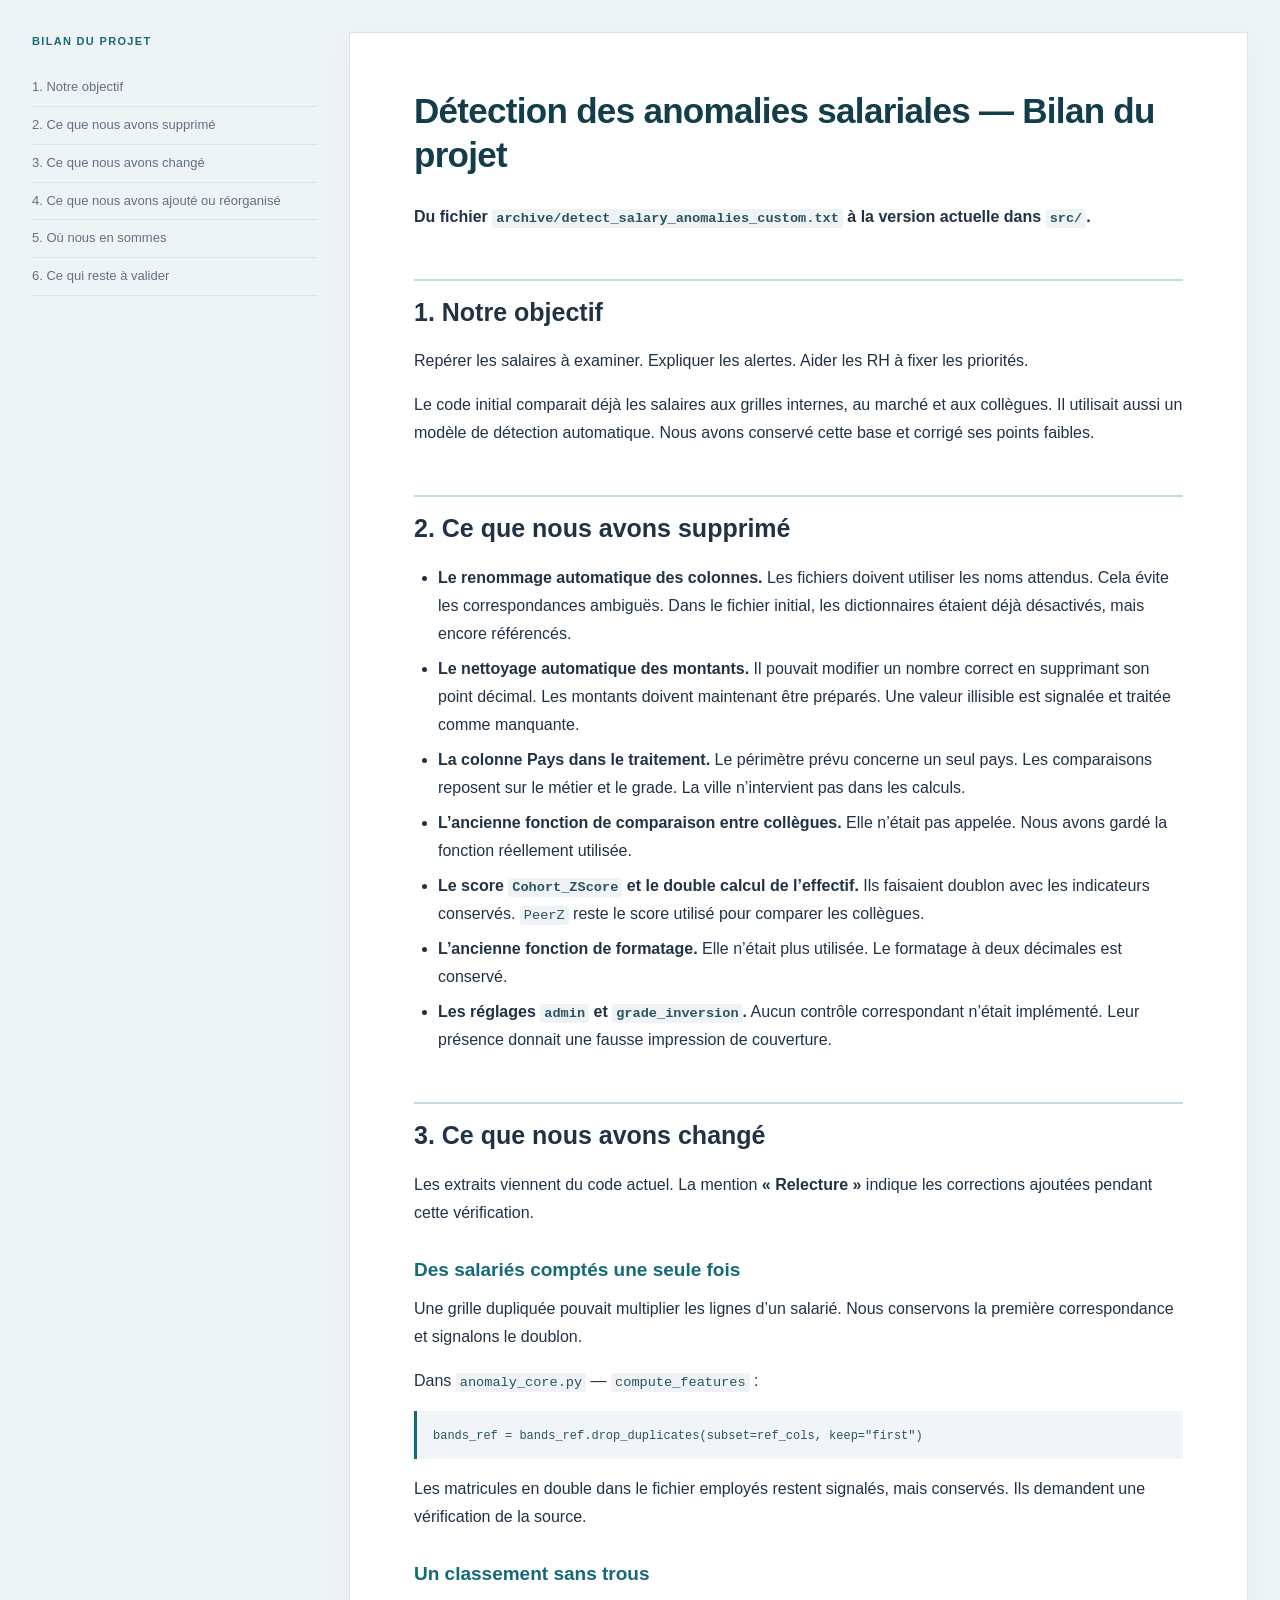
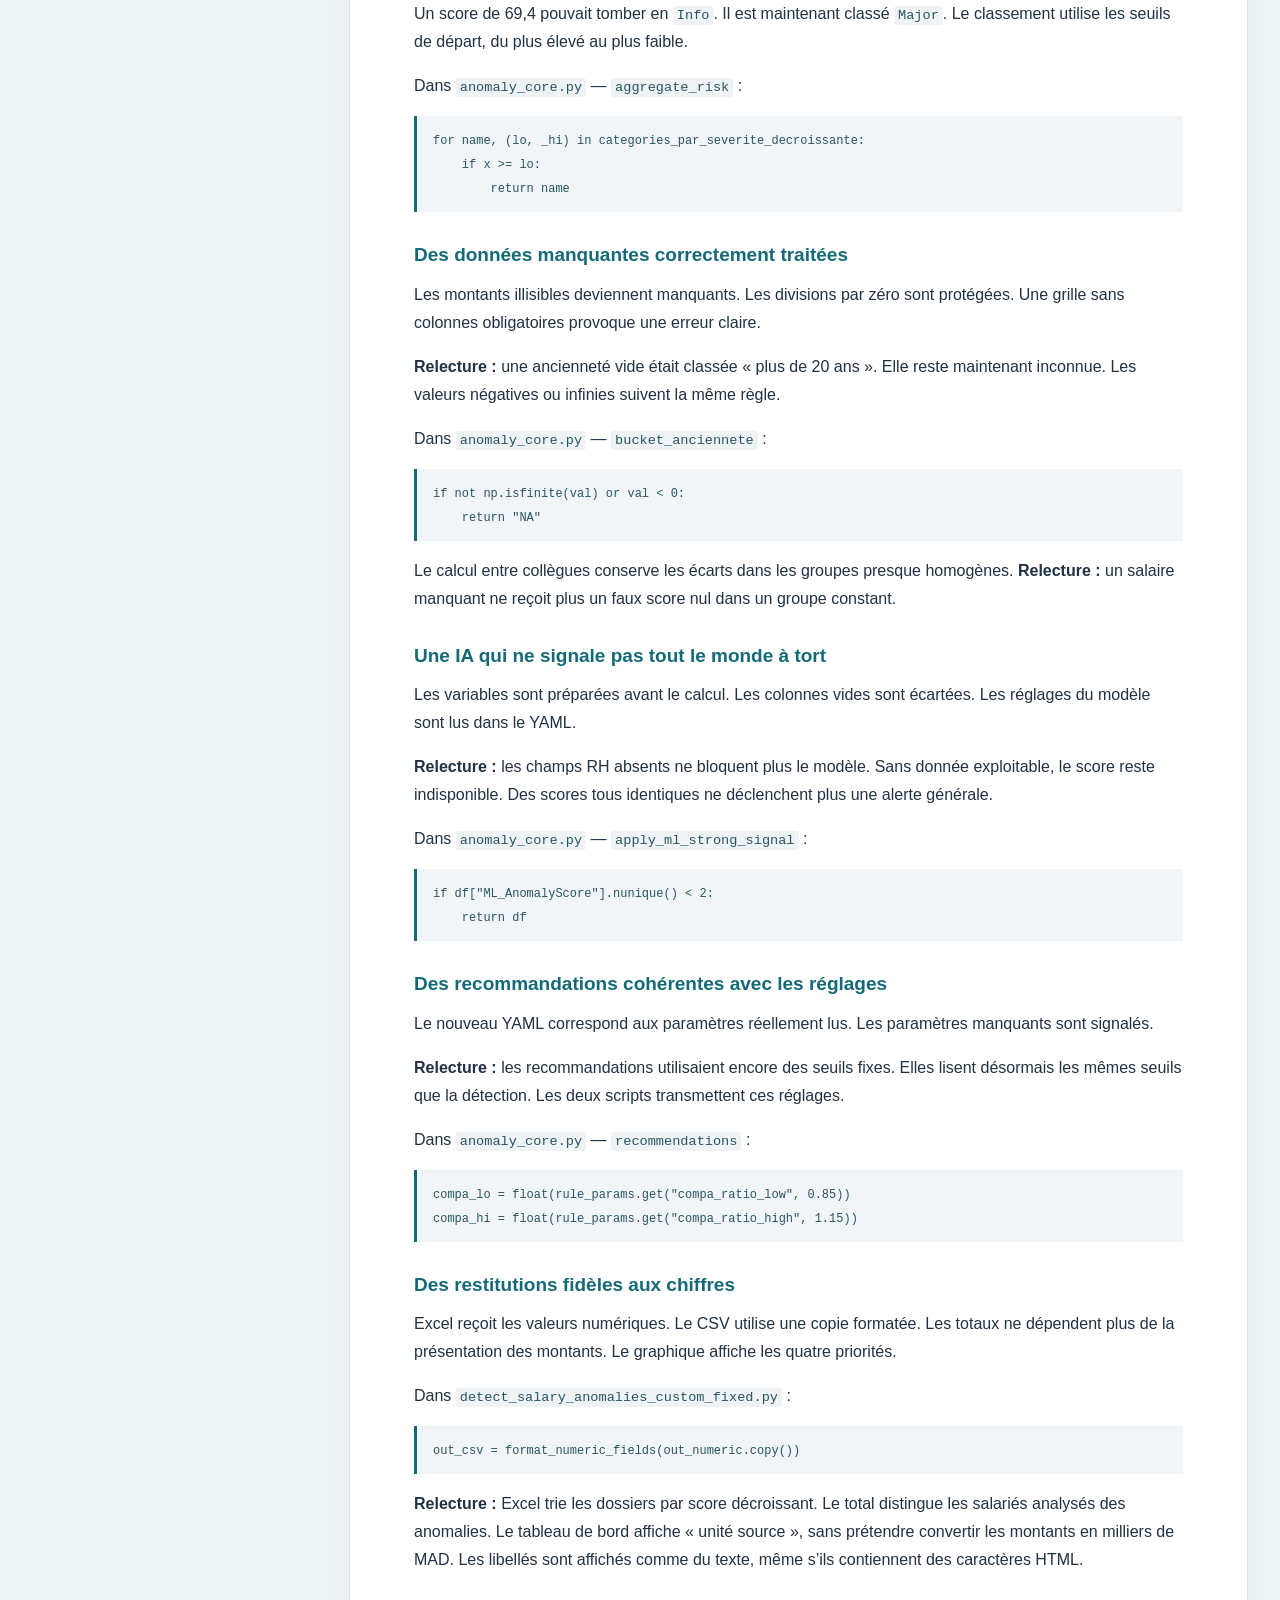
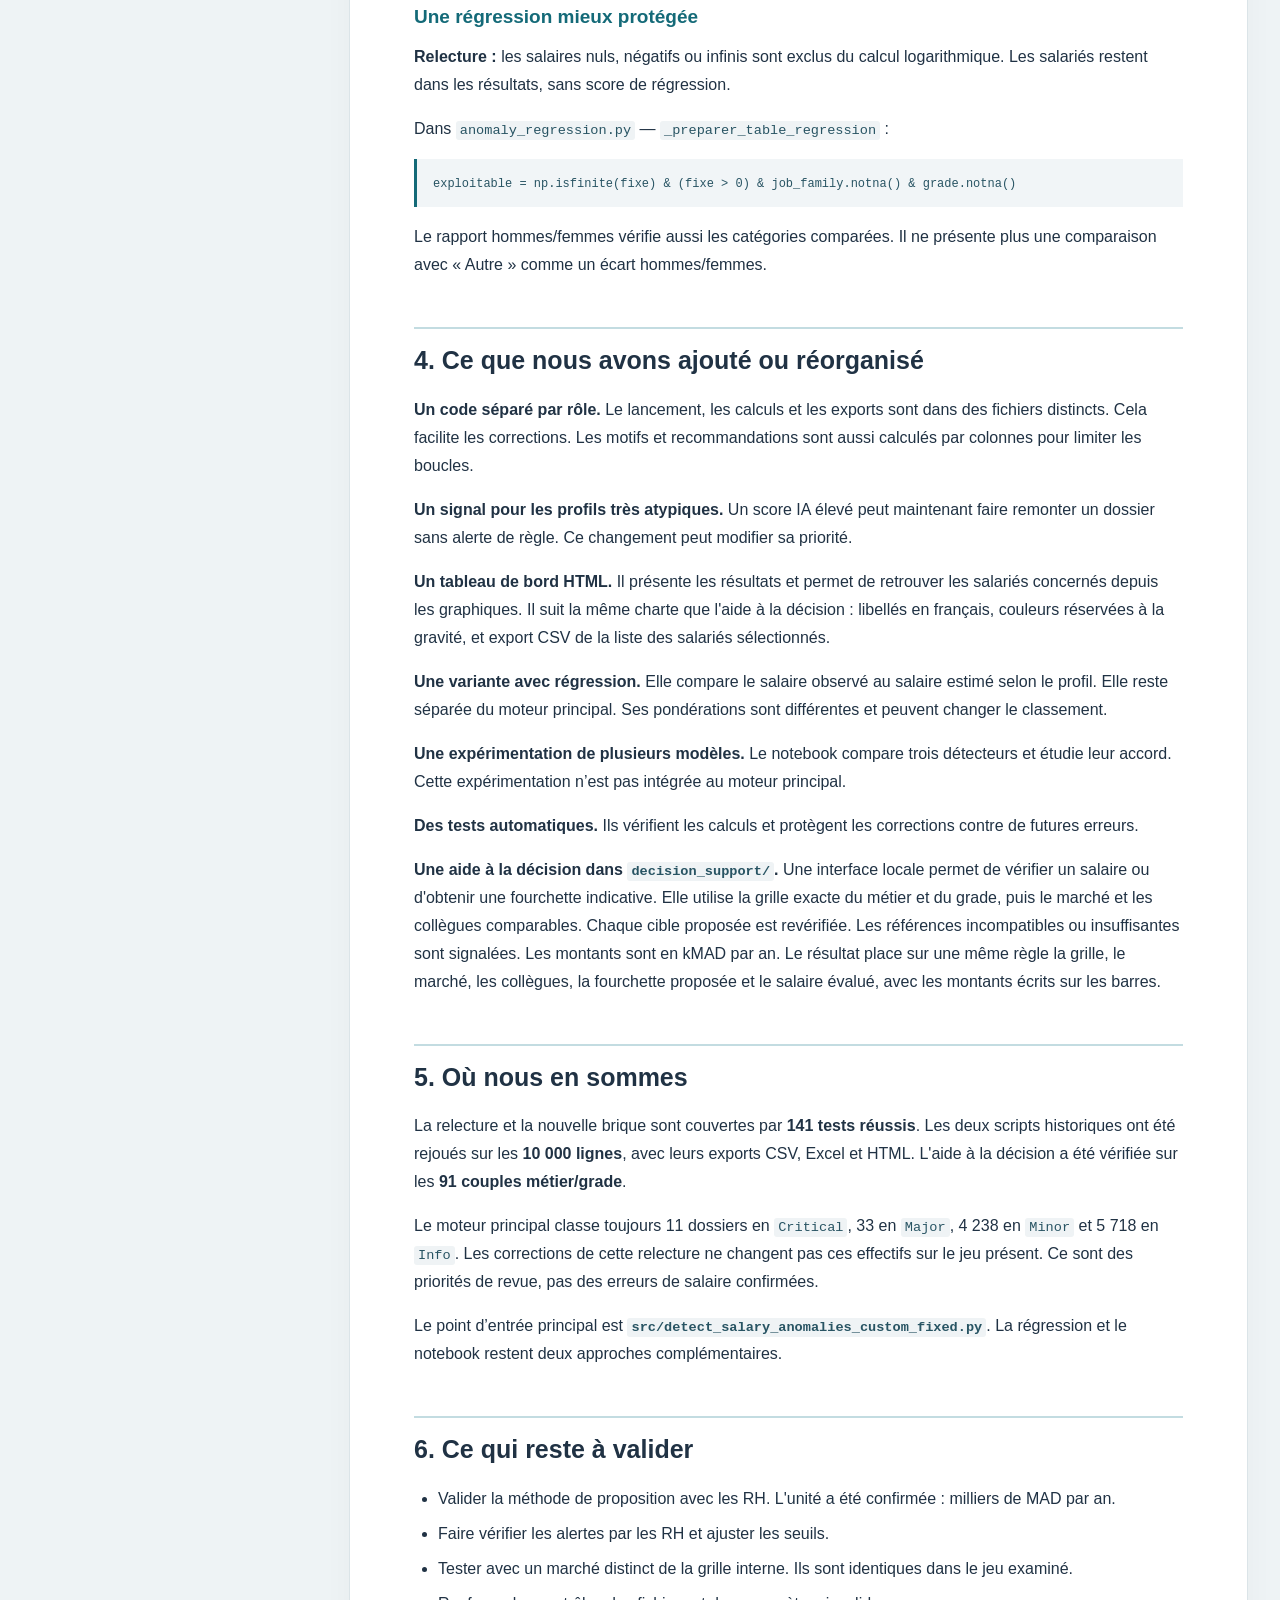
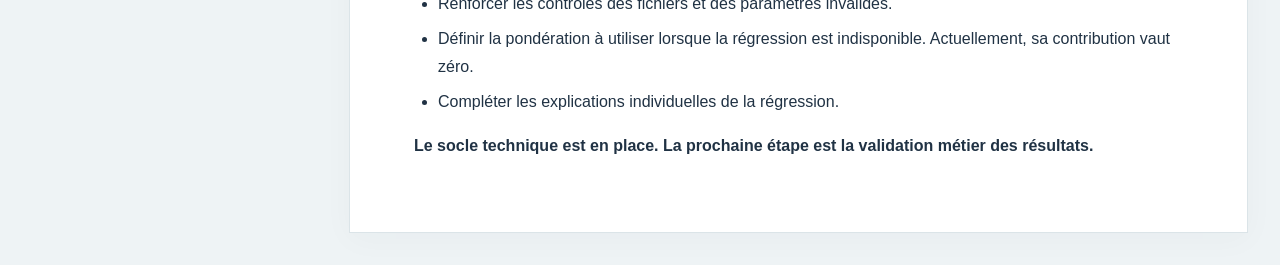
<file: docs/bilan_evolution_projet.html>
<!doctype html><html lang="fr"><head><meta charset="utf-8"><meta name="viewport" content="width=device-width, initial-scale=1"><title>Détection des anomalies salariales — Bilan du projet</title><style>
:root{color-scheme:light;--ink:#203244;--muted:#607181;--accent:#146a78;--line:#dbe4e8}
*{box-sizing:border-box}html{scroll-behavior:smooth}body{margin:0;background:#eef3f5;color:var(--ink);font:16px/1.75 "Segoe UI",Arial,sans-serif}
.layout{max-width:1440px;margin:auto;display:grid;grid-template-columns:285px minmax(0,1fr);gap:32px;padding:32px}
nav{position:sticky;top:28px;align-self:start;max-height:92vh;overflow:auto;font-size:13px}nav strong{display:block;color:var(--accent);letter-spacing:.12em;font-size:11px;margin-bottom:18px}nav a{display:block;color:var(--muted);text-decoration:none;padding:7px 0;border-bottom:1px solid var(--line)}nav a:hover{color:var(--accent)}
main{background:white;padding:56px 64px;border:1px solid var(--line);box-shadow:0 6px 30px #20324408;min-width:0}
h1{font-size:35px;line-height:1.25;letter-spacing:-.7px;margin:0 0 26px;color:#123d4b}h2{font-size:25px;line-height:1.35;margin:48px 0 18px;padding-top:15px;border-top:2px solid #c3dce1;scroll-margin-top:25px}h3{font-size:19px;line-height:1.4;margin:30px 0 12px;color:#146a78}p{margin:0 0 16px}ul{padding-left:24px}li{margin-bottom:7px}strong{font-weight:650}
table{border-collapse:collapse;width:100%;font-size:13px;line-height:1.55;margin:22px 0;overflow-wrap:anywhere}th{background:#e9f2f4;text-align:left;color:#123d4b}th,td{padding:10px 12px;border:1px solid var(--line);vertical-align:top}tr:nth-child(even) td{background:#f8fafb}
code{background:#eff3f5;color:#285463;padding:2px 4px;border-radius:3px;font-size:.85em;overflow-wrap:anywhere}blockquote{margin:22px 0;padding:22px 26px 8px;border-left:4px solid var(--accent);background:#f0f7f8}footer{margin-top:48px;font-size:12px;color:var(--muted);border-top:1px solid var(--line);padding-top:15px}
@media(max-width:1000px){.layout{display:block;padding:16px}nav{position:static;max-height:none;margin:0 0 25px}main{padding:30px 24px}h1{font-size:29px}}
@media print{@page{size:A4;margin:18mm 16mm}body{background:white;font-size:10pt;line-height:1.5}.layout{display:block;padding:0}nav{display:none}main{padding:0;border:0;box-shadow:none}h1{font-size:24pt}h2{font-size:16pt;margin-top:25px}h3{font-size:12pt}h1,h2,h3{break-after:avoid}p,li{orphans:3;widows:3}tr{break-inside:avoid}thead{display:table-header-group}table{font-size:8pt}th,td{padding:6px}blockquote{padding:12px 15px 1px}code{font-size:8pt}}

pre{background:#f1f5f7;border-left:3px solid #146a78;padding:12px 16px;overflow-x:auto;line-height:1.5;break-inside:avoid}pre code{background:none;padding:0;font-size:12px;white-space:pre-wrap;overflow-wrap:anywhere}
</style></head><body><div class="layout"><nav aria-label="Sommaire"><strong>BILAN DU PROJET</strong><a href="#section-1">1. Notre objectif</a><a href="#section-2">2. Ce que nous avons supprimé</a><a href="#section-3">3. Ce que nous avons changé</a><a href="#section-4">4. Ce que nous avons ajouté ou réorganisé</a><a href="#section-5">5. Où nous en sommes</a><a href="#section-6">6. Ce qui reste à valider</a></nav><main><h1>Détection des anomalies salariales — Bilan du projet</h1>
<p><strong>Du fichier <code>archive/detect_salary_anomalies_custom.txt</code> à la version actuelle dans <code>src/</code>.</strong></p>
<h2 id="section-1">1. Notre objectif</h2>
<p>Repérer les salaires à examiner. Expliquer les alertes. Aider les RH à fixer les priorités.</p>
<p>Le code initial comparait déjà les salaires aux grilles internes, au marché et aux collègues. Il utilisait aussi un modèle de détection automatique. Nous avons conservé cette base et corrigé ses points faibles.</p>
<h2 id="section-2">2. Ce que nous avons supprimé</h2>
<ul>
<li><strong>Le renommage automatique des colonnes.</strong> Les fichiers doivent utiliser les noms attendus. Cela évite les correspondances ambiguës. Dans le fichier initial, les dictionnaires étaient déjà désactivés, mais encore référencés.</li>
<li><strong>Le nettoyage automatique des montants.</strong> Il pouvait modifier un nombre correct en supprimant son point décimal. Les montants doivent maintenant être préparés. Une valeur illisible est signalée et traitée comme manquante.</li>
<li><strong>La colonne Pays dans le traitement.</strong> Le périmètre prévu concerne un seul pays. Les comparaisons reposent sur le métier et le grade. La ville n’intervient pas dans les calculs.</li>
<li><strong>L’ancienne fonction de comparaison entre collègues.</strong> Elle n’était pas appelée. Nous avons gardé la fonction réellement utilisée.</li>
<li><strong>Le score <code>Cohort_ZScore</code> et le double calcul de l’effectif.</strong> Ils faisaient doublon avec les indicateurs conservés. <code>PeerZ</code> reste le score utilisé pour comparer les collègues.</li>
<li><strong>L’ancienne fonction de formatage.</strong> Elle n’était plus utilisée. Le formatage à deux décimales est conservé.</li>
<li><strong>Les réglages <code>admin</code> et <code>grade_inversion</code>.</strong> Aucun contrôle correspondant n’était implémenté. Leur présence donnait une fausse impression de couverture.</li>
</ul>
<h2 id="section-3">3. Ce que nous avons changé</h2>
<p>Les extraits viennent du code actuel. La mention <strong>« Relecture »</strong> indique les corrections ajoutées pendant cette vérification.</p>
<h3>Des salariés comptés une seule fois</h3>
<p>Une grille dupliquée pouvait multiplier les lignes d’un salarié. Nous conservons la première correspondance et signalons le doublon.</p>
<p>Dans <code>anomaly_core.py</code> — <code>compute_features</code> :</p>
<pre><code class="language-python">bands_ref = bands_ref.drop_duplicates(subset=ref_cols, keep=&quot;first&quot;)
</code></pre>
<p>Les matricules en double dans le fichier employés restent signalés, mais conservés. Ils demandent une vérification de la source.</p>
<h3>Un classement sans trous</h3>
<p>Un score de 69,4 pouvait tomber en <code>Info</code>. Il est maintenant classé <code>Major</code>. Le classement utilise les seuils de départ, du plus élevé au plus faible.</p>
<p>Dans <code>anomaly_core.py</code> — <code>aggregate_risk</code> :</p>
<pre><code class="language-python">for name, (lo, _hi) in categories_par_severite_decroissante:
    if x &gt;= lo:
        return name
</code></pre>
<h3>Des données manquantes correctement traitées</h3>
<p>Les montants illisibles deviennent manquants. Les divisions par zéro sont protégées. Une grille sans colonnes obligatoires provoque une erreur claire.</p>
<p><strong>Relecture :</strong> une ancienneté vide était classée « plus de 20 ans ». Elle reste maintenant inconnue. Les valeurs négatives ou infinies suivent la même règle.</p>
<p>Dans <code>anomaly_core.py</code> — <code>bucket_anciennete</code> :</p>
<pre><code class="language-python">if not np.isfinite(val) or val &lt; 0:
    return &quot;NA&quot;
</code></pre>
<p>Le calcul entre collègues conserve les écarts dans les groupes presque homogènes. <strong>Relecture :</strong> un salaire manquant ne reçoit plus un faux score nul dans un groupe constant.</p>
<h3>Une IA qui ne signale pas tout le monde à tort</h3>
<p>Les variables sont préparées avant le calcul. Les colonnes vides sont écartées. Les réglages du modèle sont lus dans le YAML.</p>
<p><strong>Relecture :</strong> les champs RH absents ne bloquent plus le modèle. Sans donnée exploitable, le score reste indisponible. Des scores tous identiques ne déclenchent plus une alerte générale.</p>
<p>Dans <code>anomaly_core.py</code> — <code>apply_ml_strong_signal</code> :</p>
<pre><code class="language-python">if df[&quot;ML_AnomalyScore&quot;].nunique() &lt; 2:
    return df
</code></pre>
<h3>Des recommandations cohérentes avec les réglages</h3>
<p>Le nouveau YAML correspond aux paramètres réellement lus. Les paramètres manquants sont signalés.</p>
<p><strong>Relecture :</strong> les recommandations utilisaient encore des seuils fixes. Elles lisent désormais les mêmes seuils que la détection. Les deux scripts transmettent ces réglages.</p>
<p>Dans <code>anomaly_core.py</code> — <code>recommendations</code> :</p>
<pre><code class="language-python">compa_lo = float(rule_params.get(&quot;compa_ratio_low&quot;, 0.85))
compa_hi = float(rule_params.get(&quot;compa_ratio_high&quot;, 1.15))
</code></pre>
<h3>Des restitutions fidèles aux chiffres</h3>
<p>Excel reçoit les valeurs numériques. Le CSV utilise une copie formatée. Les totaux ne dépendent plus de la présentation des montants. Le graphique affiche les quatre priorités.</p>
<p>Dans <code>detect_salary_anomalies_custom_fixed.py</code> :</p>
<pre><code class="language-python">out_csv = format_numeric_fields(out_numeric.copy())
</code></pre>
<p><strong>Relecture :</strong> Excel trie les dossiers par score décroissant. Le total distingue les salariés analysés des anomalies. Le tableau de bord affiche « unité source », sans prétendre convertir les montants en milliers de MAD. Les libellés sont affichés comme du texte, même s’ils contiennent des caractères HTML.</p>
<h3>Une régression mieux protégée</h3>
<p><strong>Relecture :</strong> les salaires nuls, négatifs ou infinis sont exclus du calcul logarithmique. Les salariés restent dans les résultats, sans score de régression.</p>
<p>Dans <code>anomaly_regression.py</code> — <code>_preparer_table_regression</code> :</p>
<pre><code class="language-python">exploitable = np.isfinite(fixe) &amp; (fixe &gt; 0) &amp; job_family.notna() &amp; grade.notna()
</code></pre>
<p>Le rapport hommes/femmes vérifie aussi les catégories comparées. Il ne présente plus une comparaison avec « Autre » comme un écart hommes/femmes.</p>
<h2 id="section-4">4. Ce que nous avons ajouté ou réorganisé</h2>
<p><strong>Un code séparé par rôle.</strong> Le lancement, les calculs et les exports sont dans des fichiers distincts. Cela facilite les corrections. Les motifs et recommandations sont aussi calculés par colonnes pour limiter les boucles.</p>
<p><strong>Un signal pour les profils très atypiques.</strong> Un score IA élevé peut maintenant faire remonter un dossier sans alerte de règle. Ce changement peut modifier sa priorité.</p>
<p><strong>Un tableau de bord HTML.</strong> Il présente les résultats et permet de retrouver les salariés concernés depuis les graphiques. Il suit la même charte que l'aide à la décision : libellés en français, couleurs réservées à la gravité, et export CSV de la liste des salariés sélectionnés.</p>
<p><strong>Une variante avec régression.</strong> Elle compare le salaire observé au salaire estimé selon le profil. Elle reste séparée du moteur principal. Ses pondérations sont différentes et peuvent changer le classement.</p>
<p><strong>Une expérimentation de plusieurs modèles.</strong> Le notebook compare trois détecteurs et étudie leur accord. Cette expérimentation n’est pas intégrée au moteur principal.</p>
<p><strong>Des tests automatiques.</strong> Ils vérifient les calculs et protègent les corrections contre de futures erreurs.</p>
<p><strong>Une aide à la décision dans <code>decision_support/</code>.</strong> Une interface locale permet de vérifier un salaire ou d'obtenir une fourchette indicative. Elle utilise la grille exacte du métier et du grade, puis le marché et les collègues comparables. Chaque cible proposée est revérifiée. Les références incompatibles ou insuffisantes sont signalées. Les montants sont en kMAD par an. Le résultat place sur une même règle la grille, le marché, les collègues, la fourchette proposée et le salaire évalué, avec les montants écrits sur les barres.</p>
<h2 id="section-5">5. Où nous en sommes</h2>
<p>La relecture et la nouvelle brique sont couvertes par <strong>141 tests réussis</strong>. Les deux scripts historiques ont été rejoués sur les <strong>10 000 lignes</strong>, avec leurs exports CSV, Excel et HTML. L'aide à la décision a été vérifiée sur les <strong>91 couples métier/grade</strong>.</p>
<p>Le moteur principal classe toujours 11 dossiers en <code>Critical</code>, 33 en <code>Major</code>, 4 238 en <code>Minor</code> et 5 718 en <code>Info</code>. Les corrections de cette relecture ne changent pas ces effectifs sur le jeu présent. Ce sont des priorités de revue, pas des erreurs de salaire confirmées.</p>
<p>Le point d’entrée principal est <strong><code>src/detect_salary_anomalies_custom_fixed.py</code></strong>. La régression et le notebook restent deux approches complémentaires.</p>
<h2 id="section-6">6. Ce qui reste à valider</h2>
<ul>
<li>Valider la méthode de proposition avec les RH. L'unité a été confirmée : milliers de MAD par an.</li>
<li>Faire vérifier les alertes par les RH et ajuster les seuils.</li>
<li>Tester avec un marché distinct de la grille interne. Ils sont identiques dans le jeu examiné.</li>
<li>Renforcer les contrôles des fichiers et des paramètres invalides.</li>
<li>Définir la pondération à utiliser lorsque la régression est indisponible. Actuellement, sa contribution vaut zéro.</li>
<li>Compléter les explications individuelles de la régression.</li>
</ul>
<p><strong>Le socle technique est en place. La prochaine étape est la validation métier des résultats.</strong></p>
</main></div></body></html>
</file>
